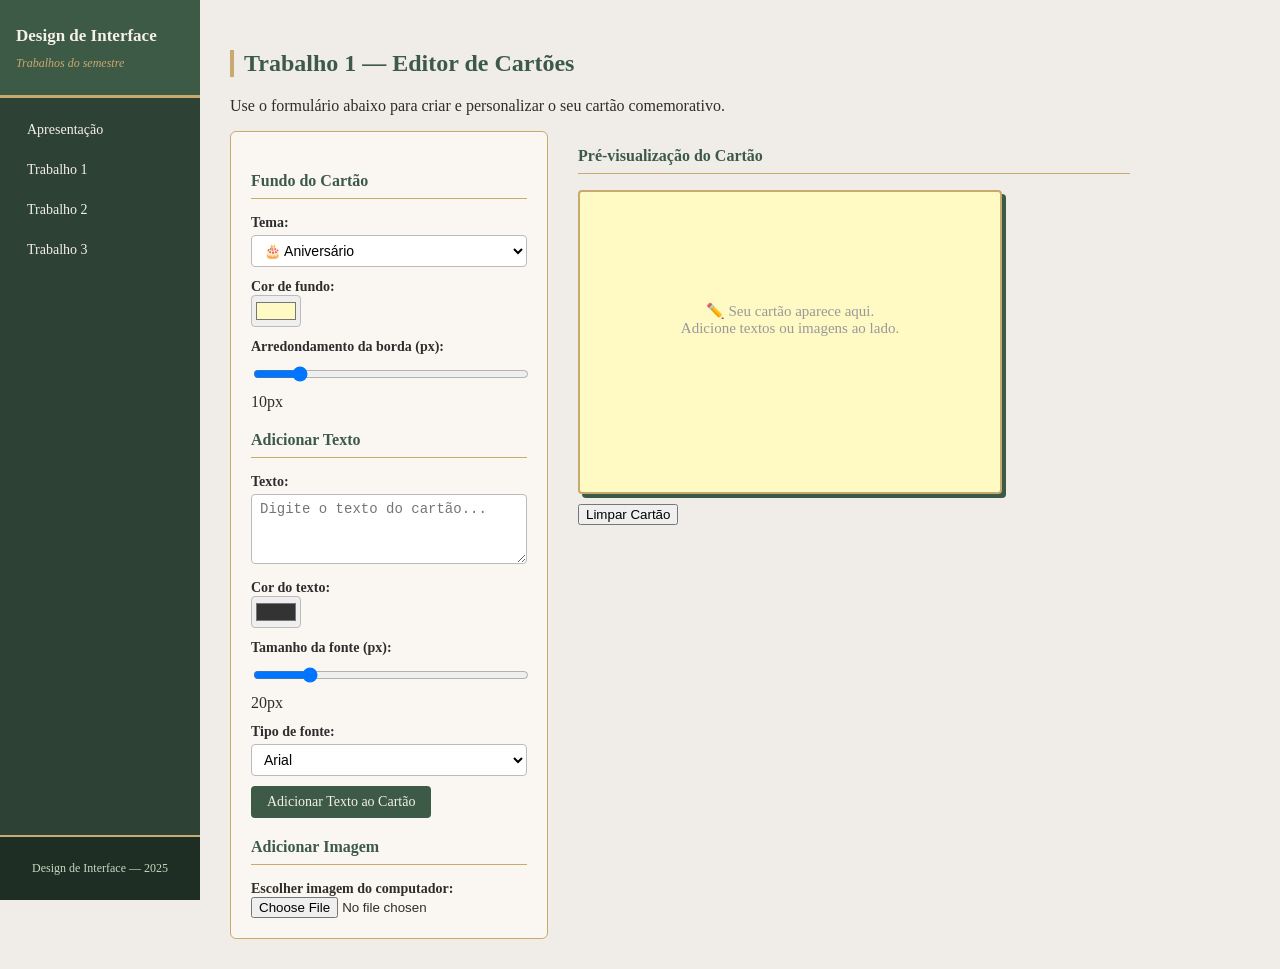
<file: trabalho1.html>
<!DOCTYPE html>
<html lang="pt-BR">
<head>
  <meta charset="UTF-8">
  <meta name="viewport" content="width=device-width, initial-scale=1.0">
  <title>Trabalho 1 - Editor de Cartões</title>
  <link rel="stylesheet" href="style.css">
</head>
<body>

  <barra-lateral></barra-lateral>

  <div class="pagina">
    <main>
      <h2>Trabalho 1 &mdash; Editor de Cartões</h2>
      <p>Use o formulário abaixo para criar e personalizar o seu cartão comemorativo.</p>

      <div class="editor-container">

        <div class="formulario">

          <h3>Fundo do Cartão</h3>

          <label for="tema">Tema:</label>
          <select id="tema" onchange="aplicarTema()">
            <option value="aniversario">🎂 Aniversário</option>
            <option value="natal">🎄 Natal</option>
            <option value="pascoa">🐰 Páscoa</option>
            <option value="personalizado">✏️ Personalizado</option>
          </select>

          <label for="cor-fundo">Cor de fundo:</label>
          <input type="color" id="cor-fundo" value="#fff9c4" oninput="mudarCorFundo()">

          <label for="tamanho-borda">Arredondamento da borda (px):</label>
          <input type="range" id="tamanho-borda" min="0" max="80" value="10"
                 oninput="document.getElementById('val-borda').textContent = this.value + 'px'; mudarBorda()">
          <span id="val-borda">10px</span>

          <h3>Adicionar Texto</h3>

          <label for="texto-novo">Texto:</label>
          <textarea id="texto-novo" maxlength="150" placeholder="Digite o texto do cartão..."></textarea>

          <label for="cor-texto">Cor do texto:</label>
          <input type="color" id="cor-texto" value="#333333">

          <label for="tamanho-texto">Tamanho da fonte (px):</label>
          <input type="range" id="tamanho-texto" min="12" max="60" value="20"
                 oninput="document.getElementById('val-fonte').textContent = this.value + 'px'">
          <span id="val-fonte">20px</span>

          <label for="fonte">Tipo de fonte:</label>
          <select id="fonte">
            <option value="Arial">Arial</option>
            <option value="Georgia">Georgia</option>
            <option value="Courier New">Courier New</option>
            <option value="Impact">Impact</option>
            <option value="cursive">Cursiva</option>
          </select>

          <button onclick="adicionarTexto()">Adicionar Texto ao Cartão</button>

          <h3>Adicionar Imagem</h3>

          <label for="imagem">Escolher imagem do computador:</label>
          <input type="file" id="imagem" accept="image/*" onchange="adicionarImagem()">

        </div>

        <div class="area-cartao">
          <h3>Pré-visualização do Cartão</h3>

          <div id="cartao">
            <div id="texto-padrao" style="text-align:center; padding-top:110px; color:#999; font-size:15px; pointer-events:none;">
              ✏️ Seu cartão aparece aqui.<br>Adicione textos ou imagens ao lado.
            </div>
          </div>

          <button onclick="location.reload()" style="margin-top:10px">Limpar Cartão</button>
        </div>

      </div>
    </main>
  </div>

  <script src="componentes.js"></script>
  <script src="editor.js"></script>
</body>
</html>
</file>
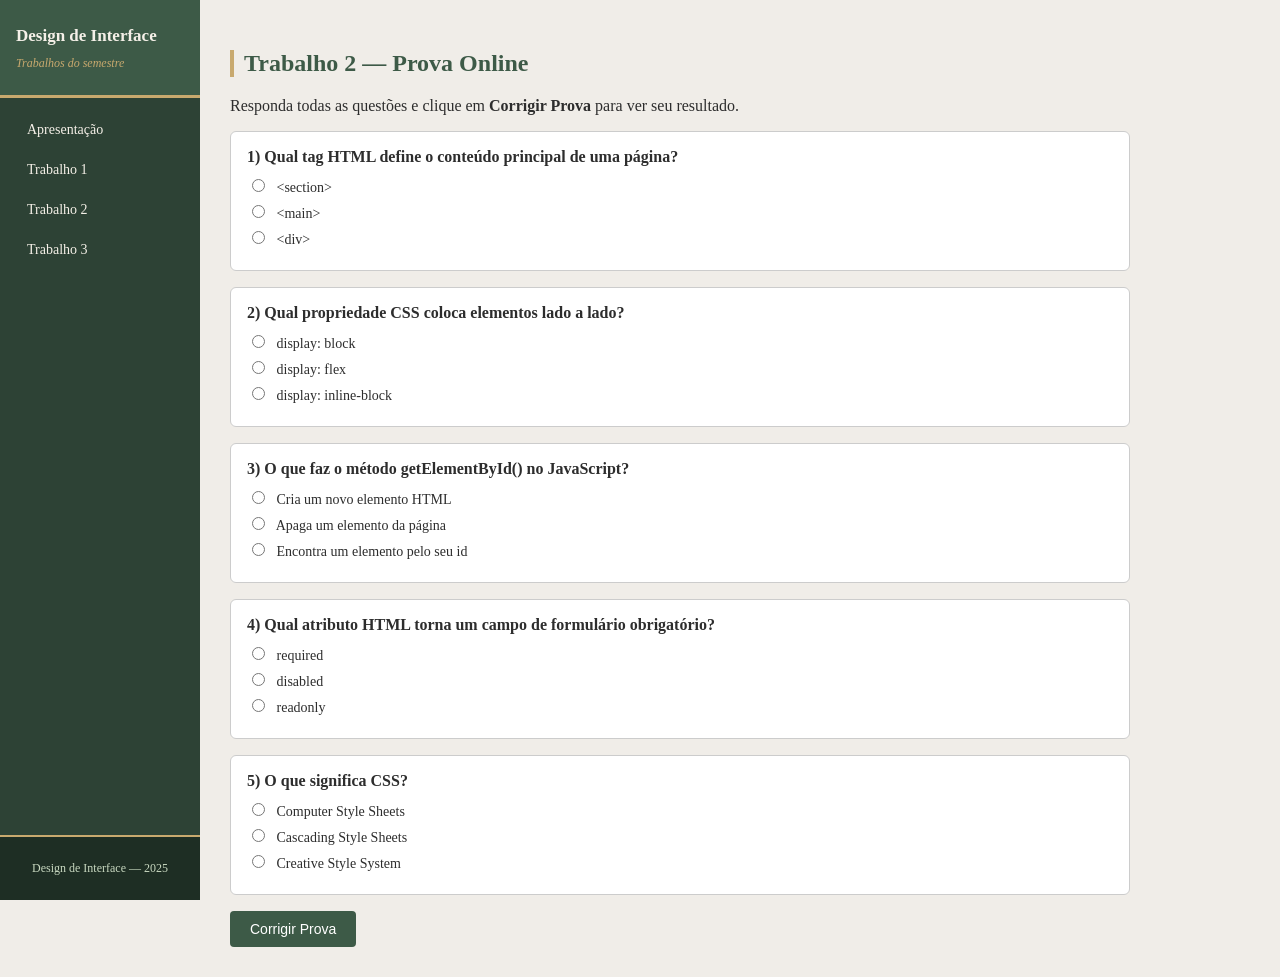
<file: trabalho2.html>
<!DOCTYPE html>
<html lang="pt-BR">
<head>
  <meta charset="UTF-8">
  <meta name="viewport" content="width=device-width, initial-scale=1.0">
  <title>Trabalho 2 - Prova Online</title>
  <link rel="stylesheet" href="style.css">
</head>
<body>

  <barra-lateral></barra-lateral>

  <div class="pagina">
    <main>
      <h2>Trabalho 2 &mdash; Prova Online</h2>
      <p>Responda todas as questões e clique em <strong>Corrigir Prova</strong> para ver seu resultado.</p>

      <minha-prova></minha-prova>
    </main>
  </div>

  <script src="componentes.js"></script>
  <script src="prova.js"></script>
</body>
</html>
</file>
<file: style.css>
/* Estilo geral */
body {
  font-family: Georgia, serif;
  margin: 0;
  padding: 0;
  background-color: #f0ede8;
  color: #2d2d2d;
  display: flex;
  min-height: 100vh;
}

/* =====================
   BARRA LATERAL
   ===================== */

/* A barra lateral agrupa header e nav */
#barra-lateral {
  width: 200px;
  min-height: 100vh;
  background-color: #2d4235;
  display: flex;
  flex-direction: column;
  position: fixed;
  top: 0;
  left: 0;
}

/* Cabeçalho dentro da barra lateral */
header {
  background-color: #3d5a47;
  padding: 24px 16px;
  border-bottom: 3px solid #c8a96e;
}

header h1 {
  margin: 0;
  font-size: 17px;
  color: #f5f0e8;
  line-height: 1.4;
}

header p {
  margin: 8px 0 0;
  font-size: 12px;
  color: #c8a96e;
  font-style: italic;
}

/* Menu de navegação na barra lateral */
#navegacao {
  display: flex;
  flex-direction: column;
  padding: 16px 12px;
  gap: 8px;
}

.button {
  color: #f5f0e8;
  text-decoration: none;
  font-size: 14px;
  padding: 8px 12px;
  border-radius: 4px;
  border-left: 3px solid transparent;
}

.button:hover {
  background-color: #3d5a47;
  border-left: 3px solid #c8a96e;
}

/* Rodapé na barra lateral */
.rodape {
  margin-top: auto;
  background-color: #1e2e24;
  color: #c8d8c0;
  text-align: center;
  padding: 12px 8px;
  font-size: 12px;
  border-top: 2px solid #c8a96e;
}

/* =====================
   CONTEÚDO PRINCIPAL
   ===================== */

/* Empurra o conteúdo para a direita da barra lateral */
.pagina {
  margin-left: 200px;
  padding: 30px;
  flex: 1;
  max-width: 900px;
}

main h2 {
  color: #3d5a47;
  border-left: 4px solid #c8a96e;
  padding-left: 10px;
}

/* Figura/imagens */
figure {
  margin: 20px 0;
  display: flex;
  align-items: center;
  gap: 20px;
  flex-wrap: wrap;
}

figcaption {
  font-size: 13px;
  color: #666;
  width: 100%;
}

/* =====================
   EDITOR DE CARTÕES
   ===================== */

.editor-container {
  display: flex;
  gap: 30px;
  flex-wrap: wrap;
  align-items: flex-start;
}

.formulario {
  background: #faf7f2;
  border: 1px solid #c8a96e;
  border-radius: 6px;
  padding: 20px;
  min-width: 260px;
  flex: 1;
}

.formulario h3 {
  margin-top: 20px;
  color: #3d5a47;
  font-size: 16px;
  border-bottom: 1px solid #c8a96e;
  padding-bottom: 8px;
}

.formulario label {
  display: block;
  margin-top: 12px;
  font-size: 14px;
  font-weight: bold;
}

.formulario input[type="text"],
.formulario input[type="range"],
.formulario select,
.formulario textarea {
  width: 100%;
  padding: 6px 8px;
  margin-top: 4px;
  border: 1px solid #bbb;
  border-radius: 4px;
  font-size: 14px;
  box-sizing: border-box;
  background: white;
}

.formulario textarea {
  resize: vertical;
  height: 70px;
}

.formulario input[type="color"] {
  width: 50px;
  height: 32px;
  padding: 2px;
  border: 1px solid #bbb;
  border-radius: 4px;
  cursor: pointer;
}

.formulario button {
  margin-top: 10px;
  padding: 8px 16px;
  background-color: #3d5a47;
  color: #f5f0e8;
  border: none;
  border-radius: 4px;
  cursor: pointer;
  font-size: 14px;
  font-family: Georgia, serif;
}

.formulario button:hover {
  background-color: #c8a96e;
  color: #2d2d2d;
}

.area-cartao {
  flex: 2;
  min-width: 300px;
}

.area-cartao h3 {
  color: #3d5a47;
  font-size: 16px;
  border-bottom: 1px solid #c8a96e;
  padding-bottom: 8px;
}

#cartao {
  position: relative;
  width: 420px;
  height: 300px;
  border: 2px solid #c8a96e;
  border-radius: 4px;
  overflow: hidden;
  background-color: #fff9c4;
  box-shadow: 4px 4px 0px #3d5a47;
}

/* =====================
   RESPONSIVO
   ===================== */

@media (max-width: 650px) {
  #barra-lateral {
    width: 100%;
    min-height: auto;
    position: static;
    flex-direction: column;
  }

  #navegacao {
    flex-direction: row;
    flex-wrap: wrap;
  }

  .pagina {
    margin-left: 0;
    padding: 16px;
  }

  .editor-container {
    flex-direction: column;
  }

  #cartao {
    width: 100%;
    height: 250px;
  }
}
</file>
